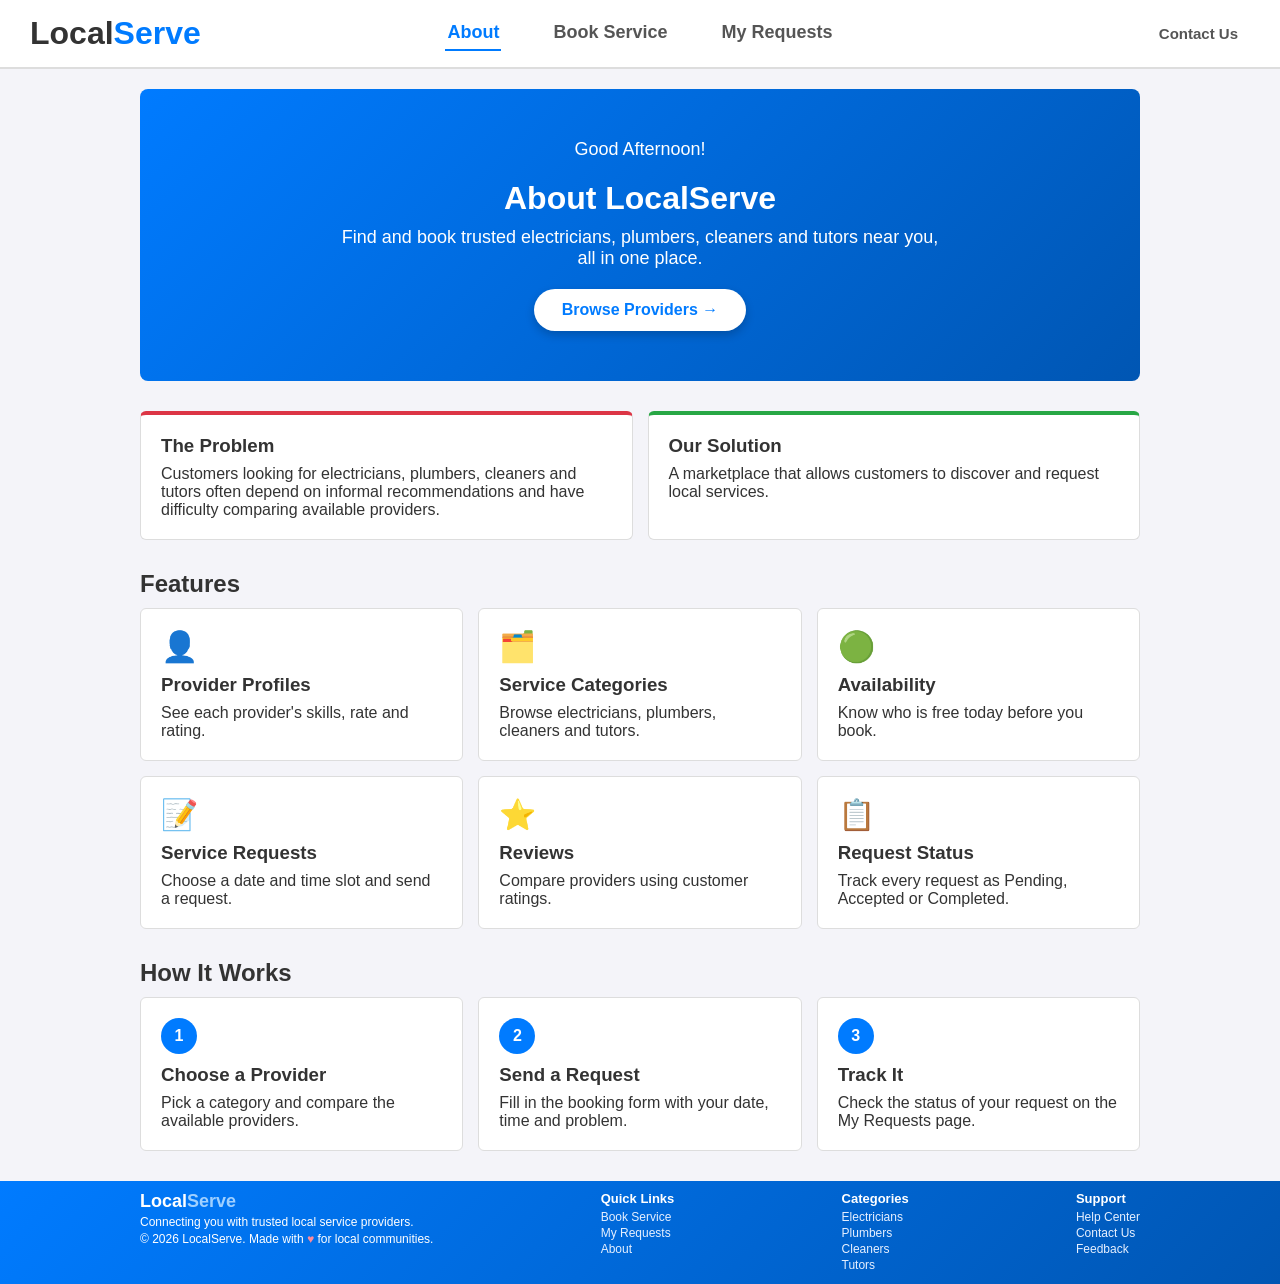
<file: index.html>
<!DOCTYPE html>
<html lang="en">
<head>
  <meta charset="UTF-8">
  <meta name="viewport" content="width=device-width, initial-scale=1.0">
  <title>About - LocalServe</title>
  <link rel="stylesheet" href="base.css">
  <link rel="stylesheet" href="header.css">
  <link rel="stylesheet" href="components.css">
  <link rel="stylesheet" href="about.css">
  <link rel="stylesheet" href="footer.css">
</head>
<body>
  <!-- Header -->
  <header>
    <h1>Local<span>Serve</span></h1>
    <nav>
      <a href="index.html" class="active">About</a>
      <a href="book.html">Book Service</a>
      <a href="requests.html">My Requests</a>
    </nav>
    <span class="contact">Contact Us</span>
  </header>

  <section class="container">
    <!-- Banner -->
    <div class="hero">
      <p id="greeting"></p>
      <h2>About LocalServe</h2>
      <p>Find and book trusted electricians, plumbers, cleaners and tutors near you, all in one place.</p>
      <a href="book.html" class="btn btn-light">Browse Providers <span>&rarr;</span></a>
    </div>

    <!-- Problem and Solution -->
    <div class="info-grid">
      <div class="info-box problem">
        <h3>The Problem</h3>
        <p>Customers looking for electricians, plumbers, cleaners and tutors often depend on informal recommendations and have difficulty comparing available providers.</p>
      </div>
      <div class="info-box solution">
        <h3>Our Solution</h3>
        <p>A marketplace that allows customers to discover and request local services.</p>
      </div>
    </div>

    <!-- Features -->
    <h2>Features</h2>
    <div class="info-grid">
      <div class="info-box">
        <span class="icon">👤</span>
        <h3>Provider Profiles</h3>
        <p>See each provider's skills, rate and rating.</p>
      </div>
      <div class="info-box">
        <span class="icon">🗂️</span>
        <h3>Service Categories</h3>
        <p>Browse electricians, plumbers, cleaners and tutors.</p>
      </div>
      <div class="info-box">
        <span class="icon">🟢</span>
        <h3>Availability</h3>
        <p>Know who is free today before you book.</p>
      </div>
      <div class="info-box">
        <span class="icon">📝</span>
        <h3>Service Requests</h3>
        <p>Choose a date and time slot and send a request.</p>
      </div>
      <div class="info-box">
        <span class="icon">⭐</span>
        <h3>Reviews</h3>
        <p>Compare providers using customer ratings.</p>
      </div>
      <div class="info-box">
        <span class="icon">📋</span>
        <h3>Request Status</h3>
        <p>Track every request as Pending, Accepted or Completed.</p>
      </div>
    </div>

    <!-- How it works -->
    <h2>How It Works</h2>
    <div class="info-grid">
      <div class="info-box">
        <span class="step-number">1</span>
        <h3>Choose a Provider</h3>
        <p>Pick a category and compare the available providers.</p>
      </div>
      <div class="info-box">
        <span class="step-number">2</span>
        <h3>Send a Request</h3>
        <p>Fill in the booking form with your date, time and problem.</p>
      </div>
      <div class="info-box">
        <span class="step-number">3</span>
        <h3>Track It</h3>
        <p>Check the status of your request on the My Requests page.</p>
      </div>
    </div>
  </section>
  <!-- Footer -->
  <footer>
    <div class="footer-columns">
      <div class="footer-brand">
        <h2>Local<span>Serve</span></h2>
        <p>Connecting you with trusted local service providers.</p>
        <p>&copy; 2026 LocalServe. Made with <span class="heart">&hearts;</span> for local communities.</p>
      </div>
      <div class="footer-col">
        <h4>Quick Links</h4>
        <a href="book.html">Book Service</a>
        <a href="requests.html">My Requests</a>
        <a href="index.html">About</a>
      </div>
      <div class="footer-col">
        <h4>Categories</h4>
        <a href="book.html#electrician">Electricians</a>
        <a href="book.html#plumber">Plumbers</a>
        <a href="book.html#cleaner">Cleaners</a>
        <a href="book.html#tutor">Tutors</a>
      </div>
      <div class="footer-col">
        <h4>Support</h4>
        <a href="#">Help Center</a>
        <a href="#">Contact Us</a>
        <a href="#">Feedback</a>
      </div>
    </div>
  </footer>
  <script src="index.js"></script>
</body>
</html>
</file>
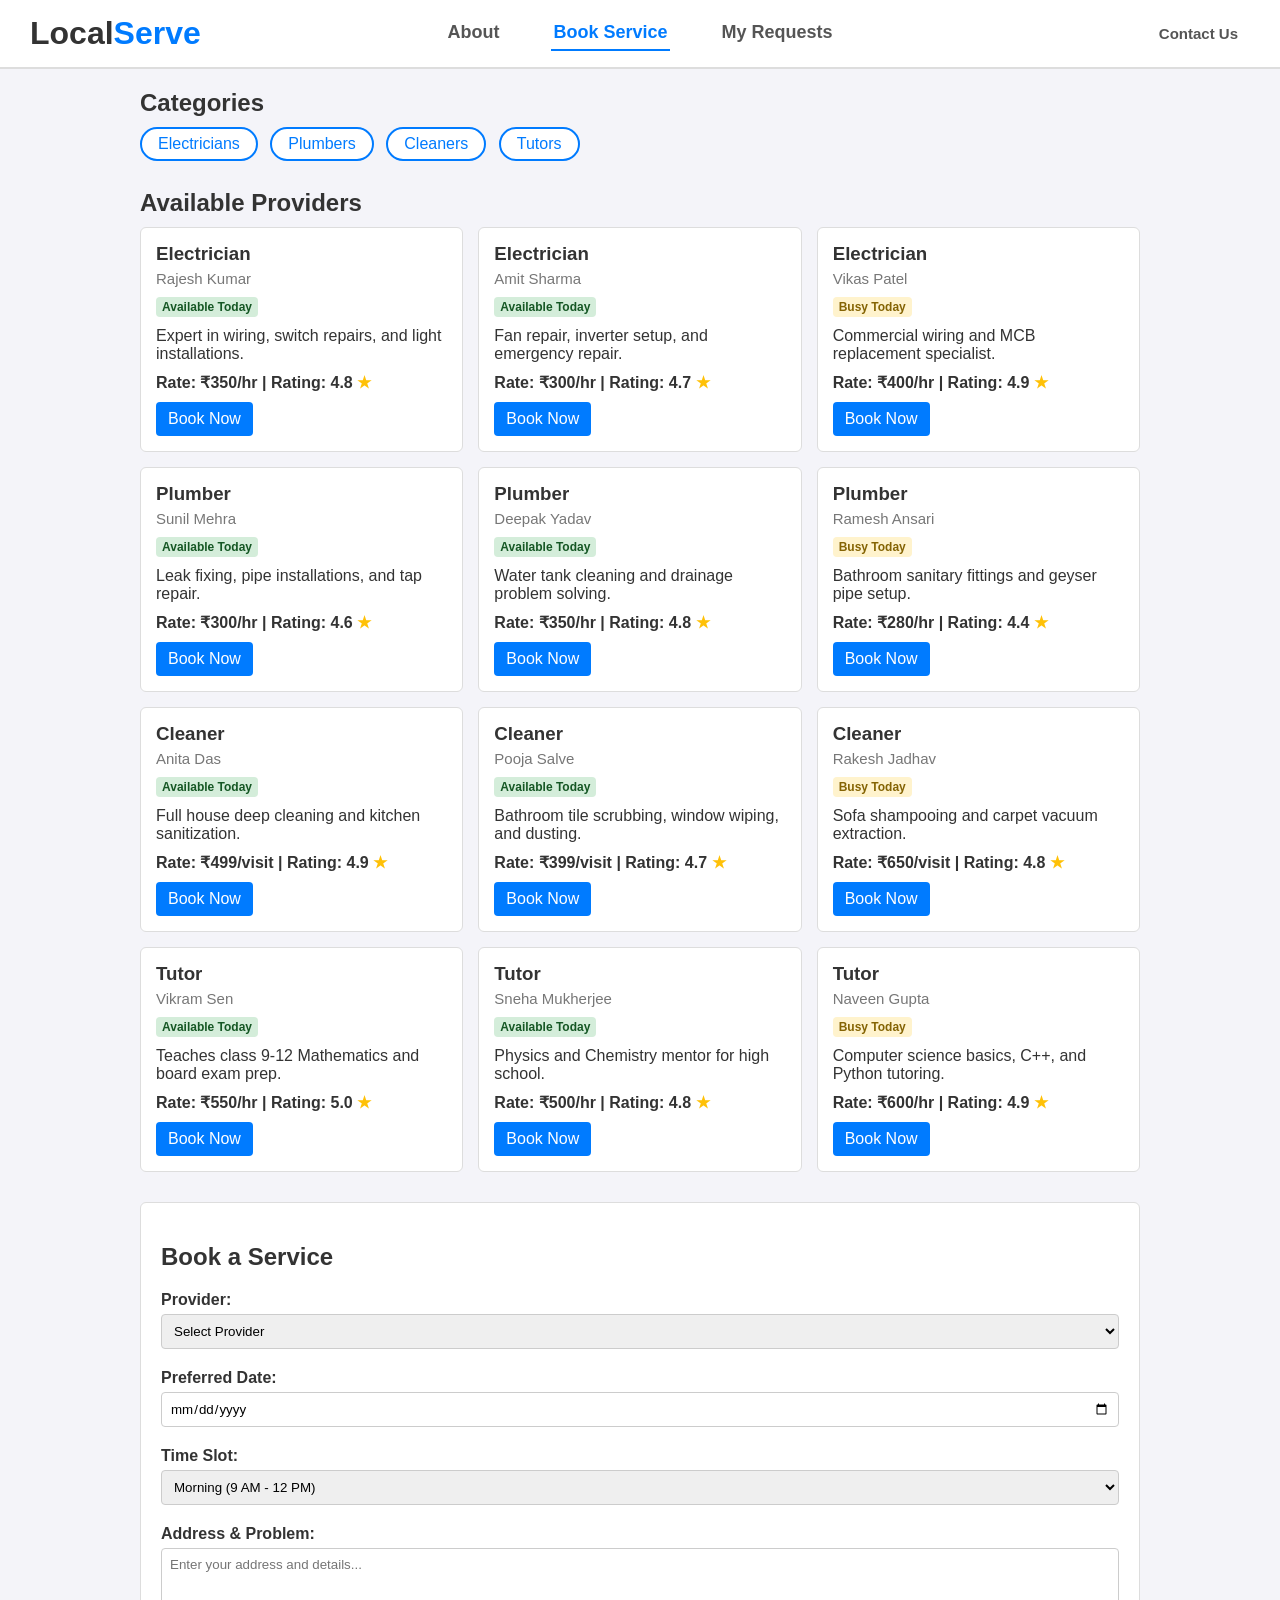
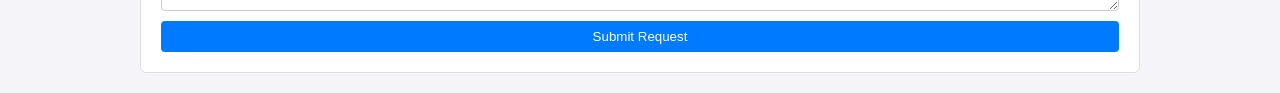
<file: book.html>
<!DOCTYPE html>
<html lang="en">
<head>
  <meta charset="UTF-8">
  <meta name="viewport" content="width=device-width, initial-scale=1.0">
  <title>Local Service Marketplace</title>
  <link rel="stylesheet" href="base.css">
  <link rel="stylesheet" href="header.css">
  <link rel="stylesheet" href="components.css">
  <link rel="stylesheet" href="cards.css">
  <link rel="stylesheet" href="forms.css">
</head>
<body>
  <!-- Header -->
  <header>
    <h1>Local<span>Serve</span></h1>
    <nav>
      <a href="index.html">About</a>
      <a href="book.html" class="active">Book Service</a>
      <a href="requests.html">My Requests</a>
    </nav>
    <span class="contact">Contact Us</span>
  </header>

  <!-- Categories -->
  <section class="container">
    <h2>Categories</h2>
    <div class="category-links">
      <a href="#electrician">Electricians</a>
      <a href="#plumber">Plumbers</a>
      <a href="#cleaner">Cleaners</a>
      <a href="#tutor">Tutors</a>
    </div>

    <!-- Provider Cards -->
    <h2>Available Providers</h2>
    <div class="card-grid">
      <!-- Electricians -->
      <div class="card" id="electrician">
        <h3>Electrician</h3>
        <p class="provider-name">Rajesh Kumar</p>
        <p class="status available">Available Today</p>
        <p>Expert in wiring, switch repairs, and light installations.</p>
        <p class="price">Rate: ₹350/hr | Rating: 4.8 <span class="star">★</span></p>
        <a href="#booking-box" class="btn" onclick="chooseProvider('Rajesh Kumar', 'available')">Book Now</a>
      </div>
      <div class="card">
        <h3>Electrician</h3>
        <p class="provider-name">Amit Sharma</p>
        <p class="status available">Available Today</p>
        <p>Fan repair, inverter setup, and emergency repair.</p>
        <p class="price">Rate: ₹300/hr | Rating: 4.7 <span class="star">★</span></p>
        <a href="#booking-box" class="btn" onclick="chooseProvider('Amit Sharma', 'available')">Book Now</a>
      </div>
      <div class="card">
        <h3>Electrician</h3>
        <p class="provider-name">Vikas Patel</p>
        <p class="status busy">Busy Today</p>
        <p>Commercial wiring and MCB replacement specialist.</p>
        <p class="price">Rate: ₹400/hr | Rating: 4.9 <span class="star">★</span></p>
        <a href="#booking-box" class="btn" onclick="chooseProvider('Vikas Patel', 'busy')">Book Now</a>
      </div>
      <!-- Plumbers -->
      <div class="card" id="plumber">
        <h3>Plumber</h3>
        <p class="provider-name">Sunil Mehra</p>
        <p class="status available">Available Today</p>
        <p>Leak fixing, pipe installations, and tap repair.</p>
        <p class="price">Rate: ₹300/hr | Rating: 4.6 <span class="star">★</span></p>
        <a href="#booking-box" class="btn" onclick="chooseProvider('Sunil Mehra', 'available')">Book Now</a>
      </div>
      <div class="card">
        <h3>Plumber</h3>
        <p class="provider-name">Deepak Yadav</p>
        <p class="status available">Available Today</p>
        <p>Water tank cleaning and drainage problem solving.</p>
        <p class="price">Rate: ₹350/hr | Rating: 4.8 <span class="star">★</span></p>
        <a href="#booking-box" class="btn" onclick="chooseProvider('Deepak Yadav', 'available')">Book Now</a>
      </div>
      <div class="card">
        <h3>Plumber</h3>
        <p class="provider-name">Ramesh Ansari</p>
        <p class="status busy">Busy Today</p>
        <p>Bathroom sanitary fittings and geyser pipe setup.</p>
        <p class="price">Rate: ₹280/hr | Rating: 4.4 <span class="star">★</span></p>
        <a href="#booking-box" class="btn" onclick="chooseProvider('Ramesh Ansari', 'busy')">Book Now</a>
      </div>
      <!-- Cleaners -->
      <div class="card" id="cleaner">
        <h3>Cleaner</h3>
        <p class="provider-name">Anita Das</p>
        <p class="status available">Available Today</p>
        <p>Full house deep cleaning and kitchen sanitization.</p>
        <p class="price">Rate: ₹499/visit | Rating: 4.9 <span class="star">★</span></p>
        <a href="#booking-box" class="btn" onclick="chooseProvider('Anita Das', 'available')">Book Now</a>
      </div>
      <div class="card">
        <h3>Cleaner</h3>
        <p class="provider-name">Pooja Salve</p>
        <p class="status available">Available Today</p>
        <p>Bathroom tile scrubbing, window wiping, and dusting.</p>
        <p class="price">Rate: ₹399/visit | Rating: 4.7 <span class="star">★</span></p>
        <a href="#booking-box" class="btn" onclick="chooseProvider('Pooja Salve', 'available')">Book Now</a>
      </div>
      <div class="card">
        <h3>Cleaner</h3>
        <p class="provider-name">Rakesh Jadhav</p>
        <p class="status busy">Busy Today</p>
        <p>Sofa shampooing and carpet vacuum extraction.</p>
        <p class="price">Rate: ₹650/visit | Rating: 4.8 <span class="star">★</span></p>
        <a href="#booking-box" class="btn" onclick="chooseProvider('Rakesh Jadhav', 'busy')">Book Now</a>
      </div>
      <!-- Tutors -->
      <div class="card" id="tutor">
        <h3>Tutor</h3>
        <p class="provider-name">Vikram Sen</p>
        <p class="status available">Available Today</p>
        <p>Teaches class 9-12 Mathematics and board exam prep.</p>
        <p class="price">Rate: ₹550/hr | Rating: 5.0 <span class="star">★</span></p>
        <a href="#booking-box" class="btn" onclick="chooseProvider('Vikram Sen', 'available')">Book Now</a>
      </div>
      <div class="card">
        <h3>Tutor</h3>
        <p class="provider-name">Sneha Mukherjee</p>
        <p class="status available">Available Today</p>
        <p>Physics and Chemistry mentor for high school.</p>
        <p class="price">Rate: ₹500/hr | Rating: 4.8 <span class="star">★</span></p>
        <a href="#booking-box" class="btn" onclick="chooseProvider('Sneha Mukherjee', 'available')">Book Now</a>
      </div>
      <div class="card">
        <h3>Tutor</h3>
        <p class="provider-name">Naveen Gupta</p>
        <p class="status busy">Busy Today</p>
        <p>Computer science basics, C++, and Python tutoring.</p>
        <p class="price">Rate: ₹600/hr | Rating: 4.9 <span class="star">★</span></p>
        <a href="#booking-box" class="btn" onclick="chooseProvider('Naveen Gupta', 'busy')">Book Now</a>
      </div>
    </div>

    <!-- Booking Form Section -->
    <div class="booking-section" id="booking-box">
      <h2>Book a Service</h2>
      <form action="requests.html" onsubmit="return checkForm()">
        <label>Provider:</label>
        <select id="provider">
          <option value="">Select Provider</option>
          <optgroup label="Electricians">
            <option>Rajesh Kumar</option>
            <option>Amit Sharma</option>
            <option>Vikas Patel</option>
          </optgroup>
          <optgroup label="Plumbers">
            <option>Sunil Mehra</option>
            <option>Deepak Yadav</option>
            <option>Ramesh Ansari</option>
          </optgroup>
          <optgroup label="Cleaners">
            <option>Anita Das</option>
            <option>Pooja Salve</option>
            <option>Rakesh Jadhav</option>
          </optgroup>
          <optgroup label="Tutors">
            <option>Vikram Sen</option>
            <option>Sneha Mukherjee</option>
            <option>Naveen Gupta</option>
          </optgroup>
        </select>
        <label>Preferred Date:</label>
        <input type="date" id="date">
        <label>Time Slot:</label>
        <select>
          <option>Morning (9 AM - 12 PM)</option>
          <option>Afternoon (1 PM - 4 PM)</option>
          <option>Evening (5 PM - 8 PM)</option>
        </select>
        <label>Address & Problem:</label>
        <textarea rows="3" id="details" placeholder="Enter your address and details..."></textarea>
        <button type="submit" class="btn">Submit Request</button>
      </form>
    </div>
  </section>

  <script src="book.js"></script>
</body>
</html>
</file>
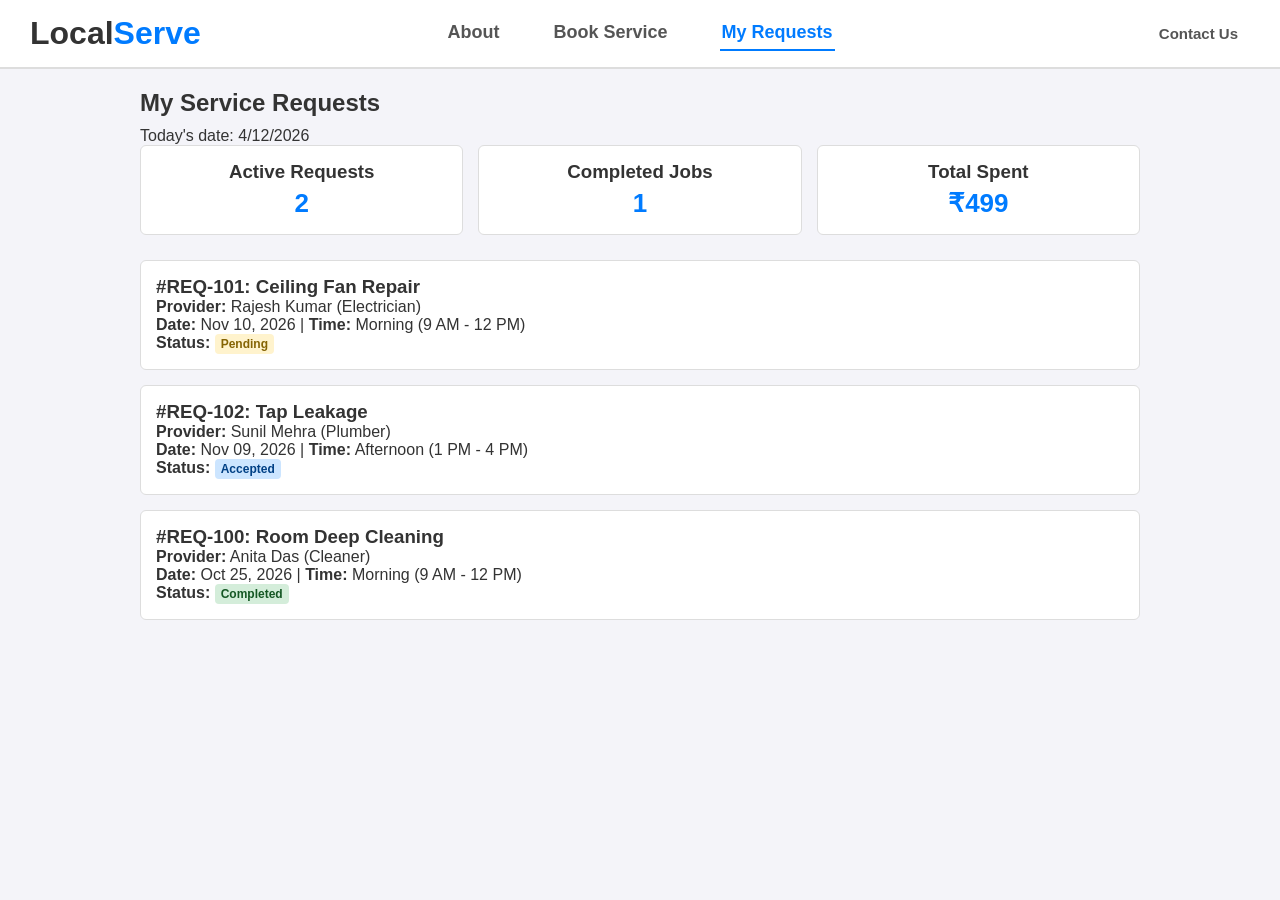
<file: requests.html>
<!DOCTYPE html>
<html lang="en">
<head>
  <meta charset="UTF-8">
  <meta name="viewport" content="width=device-width, initial-scale=1.0">
  <title>My Requests - LocalServe</title>
  <link rel="stylesheet" href="base.css">
  <link rel="stylesheet" href="header.css">
  <link rel="stylesheet" href="components.css">
  <link rel="stylesheet" href="stats.css">
  <link rel="stylesheet" href="cards.css">
</head>
<body>
  <!-- Header -->
  <header>
    <h1>Local<span>Serve</span></h1>
    <nav>
      <a href="index.html">About</a>
      <a href="book.html">Book Service</a>
      <a href="requests.html" class="active">My Requests</a>
    </nav>
    <span class="contact">Contact Us</span>
  </header>

  <section class="container">
    <h2>My Service Requests</h2>
    <p>Today's date: <span id="today"></span></p>
    <!-- Simple Stat Boxes -->
    <div class="stats-row">
      <div class="stat-box">
        <h3>Active Requests</h3>
        <p class="stat-number">2</p>
      </div>
      <div class="stat-box">
        <h3>Completed Jobs</h3>
        <p class="stat-number">1</p>
      </div>
      <div class="stat-box">
        <h3>Total Spent</h3>
        <p class="stat-number">₹499</p>
      </div>
    </div>
    <!-- Request 1 -->
    <div class="request-item">
      <h3>#REQ-101: Ceiling Fan Repair</h3>
      <p><strong>Provider:</strong> Rajesh Kumar (Electrician)</p>
      <p><strong>Date:</strong> Nov 10, 2026 | <strong>Time:</strong> Morning (9 AM - 12 PM)</p>
      <p><strong>Status:</strong> <span class="badge pending">Pending</span></p>
    </div>
    <!-- Request 2 -->
    <div class="request-item">
      <h3>#REQ-102: Tap Leakage</h3>
      <p><strong>Provider:</strong> Sunil Mehra (Plumber)</p>
      <p><strong>Date:</strong> Nov 09, 2026 | <strong>Time:</strong> Afternoon (1 PM - 4 PM)</p>
      <p><strong>Status:</strong> <span class="badge accepted">Accepted</span></p>
    </div>
    <!-- Request 3 -->
    <div class="request-item">
      <h3>#REQ-100: Room Deep Cleaning</h3>
      <p><strong>Provider:</strong> Anita Das (Cleaner)</p>
      <p><strong>Date:</strong> Oct 25, 2026 | <strong>Time:</strong> Morning (9 AM - 12 PM)</p>
      <p><strong>Status:</strong> <span class="badge completed">Completed</span></p>
    </div>
  </section>

  <script src="requests.js"></script>
</body>
</html>
</file>
<file: base.css>
* {
  margin: 0;
  padding: 0;
  box-sizing: border-box;
  font-family: Arial, sans-serif;
}

body {
  background-color: #f4f4f9;
  color: #333;
}

.container {
  width: 90%;
  max-width: 1000px;
  margin: 20px auto;
}

h2 {
  margin: 20px 0 10px;
}
</file>
<file: header.css>
header {
  background-color: #ffffff;
  padding: 15px 30px;
  display: grid;
  grid-template-columns: 1fr auto 1fr;
  align-items: center;
  border-bottom: 2px solid #ddd;
}

header h1 span {
  color: #007bff;
}

nav {
  display: flex;
  gap: 50px;
}

/* Nav links are plain text */
nav a {
  display: inline-block;
  padding: 6px 2px;
  text-decoration: none;
  color: #555;
  font-size: 18px;
  font-weight: bold;
  border-bottom: 2px solid transparent;
  transition: transform 0.2s ease, color 0.2s ease;
}

/* Bulge-out effect on hover */
nav a:hover {
  transform: scale(1.12);
  color: #007bff;
}

/* Page you are on: blue text with an underline */
nav a.active {
  color: #007bff;
  border-bottom-color: #007bff;
}

/* Plain text on the right (highlights on hover) */
.contact {
  justify-self: end;
  padding: 8px 12px;
  border-radius: 4px;
  color: #555;
  font-size: 15px;
  font-weight: bold;
  cursor: pointer;
  transition: background-color 0.2s ease, color 0.2s ease;
}

.contact:hover {
  background-color: #e6f0ff;
  color: #007bff;
}

/* Small screens: stack everything in the centre */
@media (max-width: 700px) {
  header {
    grid-template-columns: 1fr;
    justify-items: center;
    gap: 10px;
  }

  .contact {
    justify-self: center;
  }
}
</file>
<file: components.css>
.btn {
  display: inline-block;
  background-color: #007bff;
  color: white;
  padding: 8px 12px;
  text-decoration: none;
  border-radius: 4px;
  border: none;
  cursor: pointer;
}

.btn:hover {
  background-color: #0056b3;
}

.category-links {
  margin-bottom: 20px;
}

.category-links a {
  display: inline-block;
  padding: 6px 16px;
  background-color: white;
  color: #007bff;
  border: 2px solid #007bff;
  text-decoration: none;
  border-radius: 20px;
  margin-right: 8px;
  margin-bottom: 8px;
  transition: transform 0.2s ease, box-shadow 0.2s ease, background-color 0.2s ease, color 0.2s ease;
}

.category-links a:hover {
  background-color: #007bff;
  color: white;
  transform: translateY(-3px);
  box-shadow: 0 6px 12px rgba(0, 123, 255, 0.35);
}

/* Status Badges */
.status, .badge {
  font-size: 12px;
  font-weight: bold;
  padding: 3px 6px;
  border-radius: 4px;
  display: inline-block;
}

.status { margin-bottom: 10px; }

.available, .completed { background: #d4edda; color: #155724; }
.busy, .pending { background: #fff3cd; color: #856404; }
.accepted { background: #cce5ff; color: #004085; }
</file>
<file: about.css>
/* about.css - Styling for the About page */

/* Top banner */
.hero {
  background: linear-gradient(135deg, #007bff, #0056b3);
  color: white;
  text-align: center;
  padding: 50px 20px;
  border-radius: 8px;
  margin-bottom: 30px;
}

.hero h2 {
  font-size: 32px;
  margin: 0 0 10px;
}

.hero p {
  max-width: 600px;
  margin: 0 auto 20px;
  font-size: 18px;
}

/* White pill button that sits on the blue banner */
.btn-light {
  background: white;
  color: #007bff;
  font-weight: bold;
  font-size: 16px;
  padding: 12px 28px;
  border-radius: 30px;
  box-shadow: 0 4px 10px rgba(0, 0, 0, 0.2);
  transition: transform 0.2s ease, box-shadow 0.2s ease;
}

.btn-light:hover {
  background: white;
  transform: translateY(-3px);
  box-shadow: 0 8px 18px rgba(0, 0, 0, 0.3);
}

/* Arrow slides to the right on hover */
.btn-light span {
  display: inline-block;
  transition: transform 0.2s ease;
}

.btn-light:hover span {
  transform: translateX(6px);
}

/* Grids used for problem/solution, features and steps */
.info-grid {
  display: grid;
  grid-template-columns: repeat(auto-fit, minmax(250px, 1fr));
  gap: 15px;
  margin-bottom: 30px;
}

.info-box {
  background: white;
  border: 1px solid #ddd;
  border-radius: 6px;
  padding: 20px;
  transition: transform 0.2s ease, box-shadow 0.2s ease;
}

.info-box:hover {
  transform: translateY(-4px);
  box-shadow: 0 10px 20px rgba(0, 0, 0, 0.1);
}

.info-box h3 {
  margin-bottom: 8px;
}

/* Coloured top border to separate problem and solution */
.problem { border-top: 4px solid #dc3545; }
.solution { border-top: 4px solid #28a745; }

/* Emoji icons on feature boxes */
.icon {
  font-size: 30px;
  display: block;
  margin-bottom: 10px;
}

/* Step number badge in "How It Works" */
.step-number {
  display: inline-block;
  width: 36px;
  height: 36px;
  line-height: 36px;
  text-align: center;
  background: #007bff;
  color: white;
  font-weight: bold;
  border-radius: 50%;
  margin-bottom: 10px;
}
</file>
<file: footer.css>
footer {
  background: linear-gradient(135deg, #007bff, #0056b3);
  color: white;
  padding: 10px 30px;
  margin-top: 20px;
  font-size: 12px;
}

.footer-columns {
  display: flex;
  flex-wrap: wrap;
  justify-content: space-between;
  gap: 15px;
  max-width: 1000px;
  margin: 0 auto;
}

.footer-brand h2 {
  font-size: 18px;
  margin: 0 0 3px;
}

.footer-brand h2 span {
  color: #9fd0ff;
}

.footer-brand p {
  margin-bottom: 3px;
}

.footer-col h4 {
  font-size: 13px;
  margin-bottom: 4px;
}

.footer-col a {
  display: block;
  color: #e6f0ff;
  text-decoration: none;
  margin-bottom: 2px;
}

.footer-col a:hover {
  text-decoration: underline;
}

.heart {
  color: #ff8a98;
}
</file>
<file: cards.css>
/* cards.css - Provider Grid and Request Cards */
.card-grid {
  display: flex;
  flex-wrap: wrap;
  gap: 15px;
}

.card {
  background: white;
  border: 1px solid #ddd;
  border-radius: 6px;
  padding: 15px;
  width: calc(33.333% - 10px);
  min-width: 250px;
  transition: transform 0.2s ease, box-shadow 0.2s ease;
}

.card:hover {
  transform: scale(1.03);
  box-shadow: 0 12px 24px rgba(0, 0, 0, 0.1);
  border-color: #cbd5e1;
}

.card h3 {
  margin-bottom: 5px;
}

.provider-name {
  color: #777;
  font-size: 15px;
  margin-bottom: 10px;
}

.star {
  color: #ffc107;
}

.price {
  font-weight: bold;
  margin: 10px 0;
}

.request-item {
  background: white;
  border: 1px solid #ddd;
  padding: 15px;
  margin-bottom: 15px;
  border-radius: 6px;
}
</file>
<file: forms.css>
/* forms.css - Booking Form Styling */
.booking-section {
  background: white;
  padding: 20px;
  margin-top: 30px;
  border: 1px solid #ddd;
  border-radius: 6px;
}

.booking-section form {
  display: flex;
  flex-direction: column;
}

.booking-section label {
  margin: 10px 0 5px;
  font-weight: bold;
}

.booking-section input,
.booking-section select,
.booking-section textarea {
  padding: 8px;
  border: 1px solid #ccc;
  border-radius: 4px;
  margin-bottom: 10px;
}
</file>
<file: stats.css>
/* stats.css - Summary boxes on the My Requests page */
.stats-row {
  display: flex;
  flex-wrap: wrap;
  gap: 15px;
  margin-bottom: 25px;
}

.stat-box {
  flex: 1;
  background: white;
  border: 1px solid #ddd;
  padding: 15px;
  border-radius: 6px;
  text-align: center;
}

.stat-number {
  font-size: 26px;
  font-weight: bold;
  color: #007bff;
  margin-top: 5px;
}
</file>
